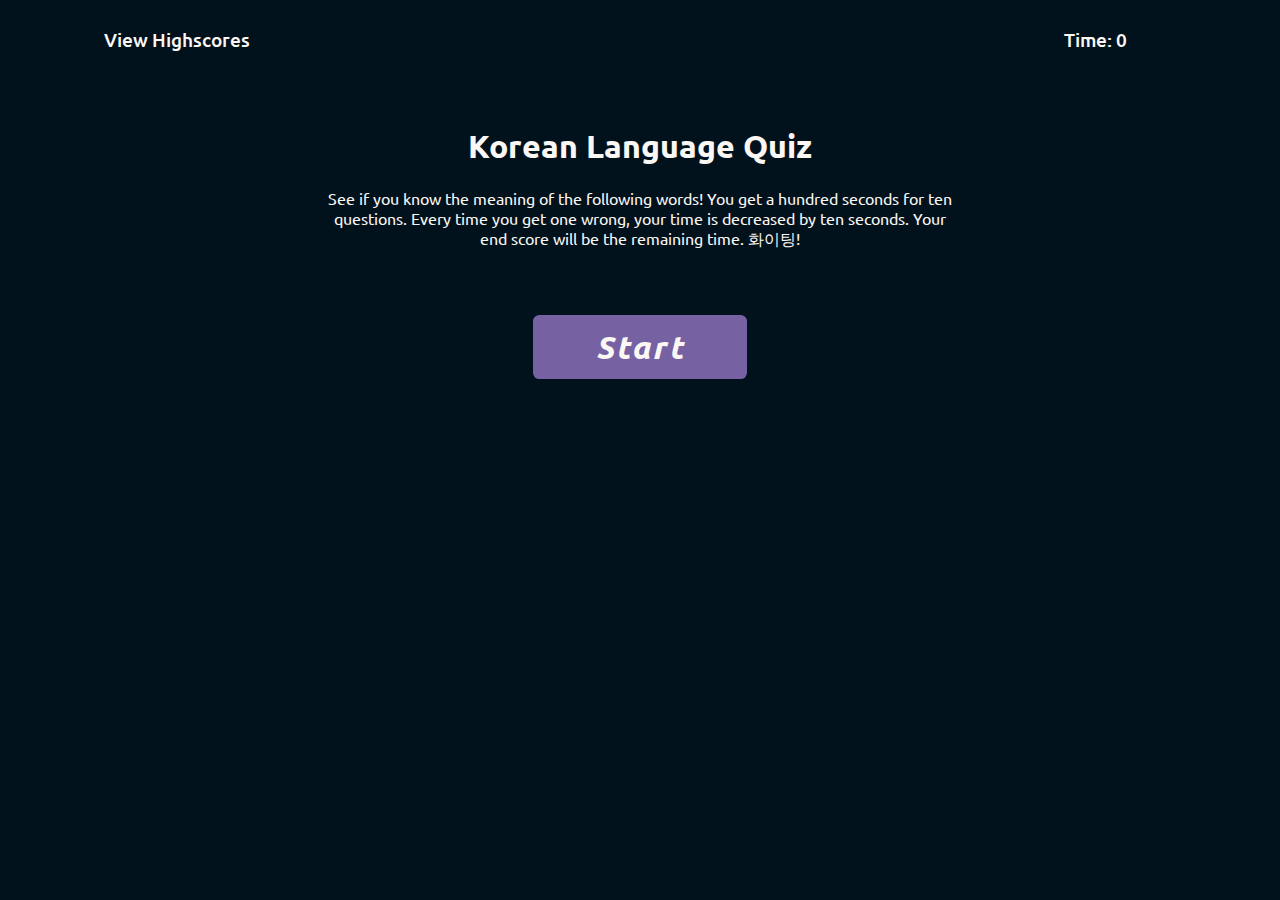
<file: index.html>
<!DOCTYPE html>
<html lang="en">
<head>
    <meta charset="UTF-8">
    <meta http-equiv="X-UA-Compatible" content="IE=edge">
    <meta name="viewport" content="width=device-width, initial-scale=1.0">
    <title>Javascript Quiz</title>
    <link rel="stylesheet" href="./assets/css/style.css">
</head>
<body>
    <header>
        <a href="highscore.html">View Highscores</a>
        <p>Time: <span id="time">0</span></p>
    </header>
    <main id="main">
        
        <!-- starting page -->
        <article class="card" id="start">
            <h1>Korean Language Quiz</h1>
            <p>
                See if you know the meaning of the following words! You get a hundred seconds for 
                ten questions. Every time you get one wrong, your time is decreased by ten seconds.
                Your end score will be the remaining time. 화이팅!
            </p>
            <button class="btn" id="start-btn" data-value="start">Start</button>
        </article>

        <!-- question 1 -->
        <article class="card question hidden" id="q1">
            <p class="q-text">가볍다</p>
            <div class="answers">
                <button class="btn" data-value="1">to be light</button>
                <button class="btn" data-value="2">to be heavy</button>
                <button class="btn" data-value="3">to be complicated</button>
                <button class="btn" data-value="4">to be simple</button>
            </div>
            
        </article>

        <!-- question 2 -->
        <article class="card question hidden" id="q2">
            <p class="q-text">고양이</p>
            <div class="answers">
                <button class="btn" data-value="1">Cat</button>
                <button class="btn" data-value="2">Dog</button>
                <button class="btn" data-value="3">Baby</button>
                <button class="btn" data-value="4">Bird</button>
            </div>
        </article>

        <!-- question 3 -->
        <article class="card question hidden" id="q3">
            <p class="q-text">고향</p>
            <div class="answers">
                <button class="btn" data-value="1">City</button>
                <button class="btn" data-value="2">Apartement</button>
                <button class="btn" data-value="3">Hometown</button>
                <button class="btn" data-value="4">Park</button>
            </div>
        </article>

        <!-- question 4 -->
        <article class="card question hidden" id="q4">
            <p class="q-text">근처</p>
            <div class="answers">
                <button class="btn" data-value="1">Far away</button>
                <button class="btn" data-value="2">Near by</button>
                <button class="btn" data-value="3">to the side</button>
                <button class="btn" data-value="4">Behind</button>
            </div>
        </article>

        <!-- question 5 -->
        <article class="card question hidden" id="q5">
            <p class="q-text">빨갛다</p>
            <div class="answers">
                <button class="btn" data-value="1">To be green</button>
                <button class="btn" data-value="2">To be white</button>
                <button class="btn" data-value="3">To be blue</button>
                <button class="btn" data-value="4">To be red</button>
            </div>
        </article>

        <!-- question 6 -->
        <article class="card question hidden" id="q6">
            <p class="q-text">어리다</p>
            <div class="answers">
                <button class="btn" data-value="1">To be Old</button>
                <button class="btn" data-value="2">To be young</button>
                <button class="btn" data-value="3">To be oblivious</button>
                <button class="btn" data-value="4">To be anxious</button>
            </div>
        </article>

        <!-- question 7 -->
        <article class="card question hidden" id="q7">
            <p class="q-text">떠나다</p>
            <div class="answers">
                <button class="btn" data-value="1">to move</button>
                <button class="btn" data-value="2">to travel</button>
                <button class="btn" data-value="3">to depart</button>
                <button class="btn" data-value="4">to Arrive</button>
            </div>
        </article>

        <!-- question 8 -->
        <article class="card question hidden" id="q8">
            <p class="q-text">내려오다</p>
            <div class="answers">
                <button class="btn" data-value="1">to get on</button>
                <button class="btn" data-value="2">to ride</button>
                <button class="btn" data-value="3">to depart</button>
                <button class="btn" data-value="4">to get off</button>
            </div>
        </article>

        <!-- question 9 -->
        <article class="card question hidden" id="q9">
            <p class="q-text">나라</p>
            <div class="answers">
                <button class="btn" data-value="1">Nation</button>
                <button class="btn" data-value="2">State</button>
                <button class="btn" data-value="3">County</button>
                <button class="btn" data-value="4">City</button>
            </div>
        </article>

        <!-- question 10 -->
        <article class="card question hidden" id="q10">
            <p class="q-text">야구</p>
            <div class="answers">
                <button class="btn" data-value="1">Soccer</button>
                <button class="btn" data-value="2">Baseball</button>
                <button class="btn" data-value="3">Badminton </button>
                <button class="btn" data-value="4">Cricket</button>
            </div>
        </article>

        <!-- registration form-->
        <article class="card hidden" id="register">
            <h1>All Done!</h1>
            <p>your score</p>

            <!-- text content added in Javascript -->
            <span id="score-text"></span>
            <p>Out of a possible score of <span id="possible-score-text"></span></p>

            <p>Enter you initials to see how you compare with your friends!</p>

            <!-- input form -->
            <form action="POST">
                <input type="text" name="" id="username">
                <button id="username-submit">Submit</button>
            </form>

            <!-- shows error message if user doesn't input a name -->
            <p id="error"></p>
        </article>

        <!-- feedback for each answer user chooses -->
        <div id="feedback">
            <p id="feedback-text"></p>
        </div>
    </main>

    <!-- script -->
    <script src="index.js"></script>
</body>
</html>
</file>
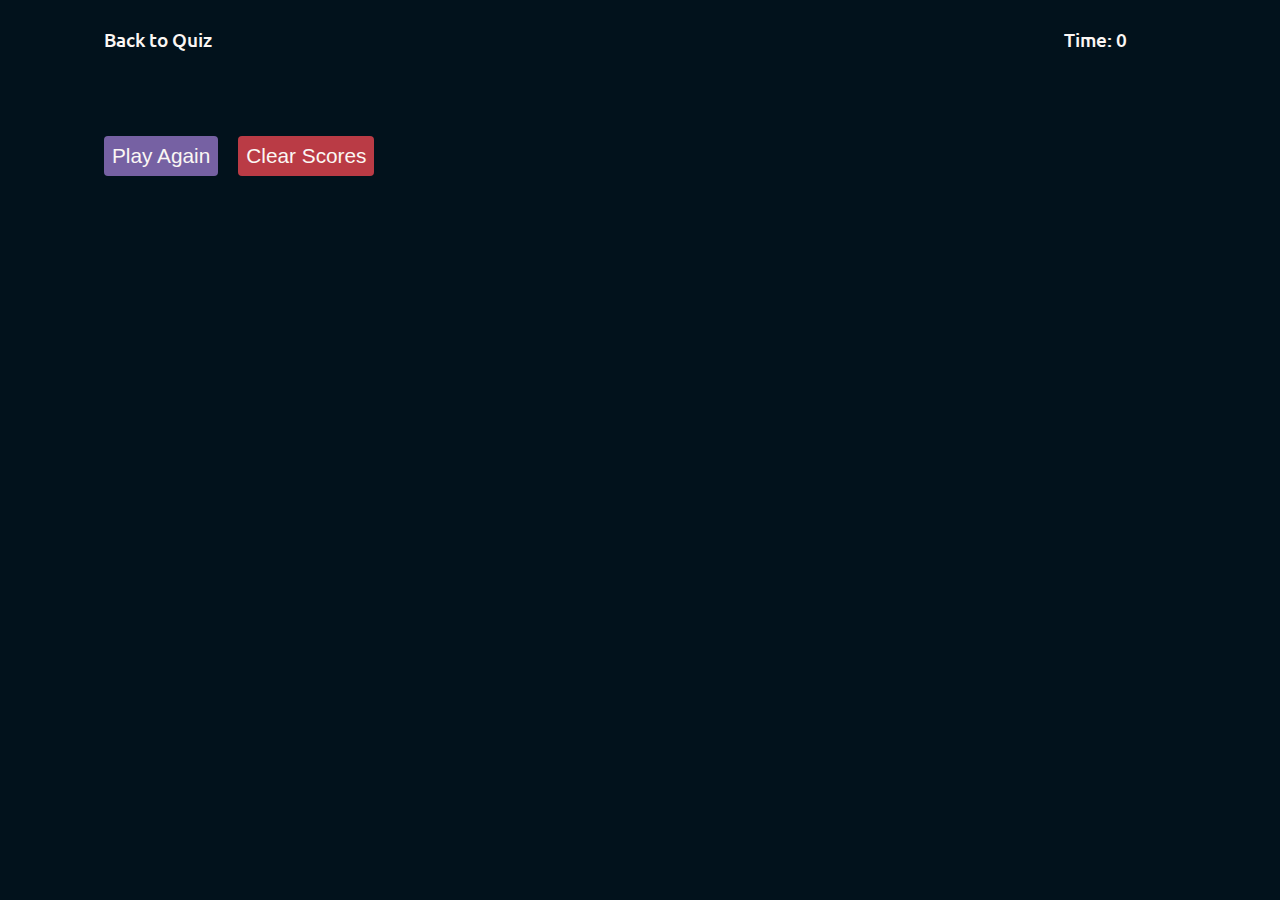
<file: highscore.html>
<!DOCTYPE html>
<html lang="en">
<head>
    <meta charset="UTF-8">
    <meta http-equiv="X-UA-Compatible" content="IE=edge">
    <meta name="viewport" content="width=device-width, initial-scale=1.0">
    <title>Javascript Quiz</title>
    <link rel="stylesheet" href="./assets/css/style.css">
</head>
<body>
    <header>
        <a href="index.html">Back to Quiz</a>
        <p>Time: <span id="time">0</span></p>
    </header>
    <main id="main">
        <article class="card" id="highscore" onload="createHighscoreList()">
            <div id="scores">
                <!-- This section is built in highscore.js -->
            </div>
            <button id="play-again">Play Again</button>
            <button id="clear-scores">Clear Scores</button>
        </article>
    </main>

    <script src="highscore.js"></script>
</body>
</html>
</file>
<file: assets/css/style.css>
@import url('https://fonts.googleapis.com/css2?family=Ubuntu:ital,wght@0,400;0,500;0,700;1,400;1,500;1,700&display=swap');

:root {
    /* change max width of content */
    --max-width: 67rem;

    /* font */
    --main-font: 'Ubuntu', sans-serif;

    /* colors used */
    --amaranth-red: hsla(354, 70%, 50%, 1);
    --isabelline: hsla(26, 47%, 97%, 1);
    --french-raspberry: hsla(355, 52%, 48%, 1);
    --rich-black-fogra-29: hsla(204, 86%, 6%, 1);
    --lavender-floral: hsla(265, 57%, 69%, 1);
    --lavender-faded: hsla(265, 57%, 69%, .7);

    --bronze: hsla(31, 49%, 48%, 1);
    --silver: hsla(255, 2%, 67%, 1);
    --gold: hsla(46, 81%, 52%, 1);

    /* main background and text colors */
    --main-bg: var(--rich-black-fogra-29);
    --main-text: var(--isabelline);
    --time-text: var(--isabelline);

    /* main button on starting page and play again button */
    --main-btn: var(--lavender-faded);
    --main-btn-hover: var(--lavender-floral);
    --main-btn-text: var(--isabelline);
    
    /* clear scores button */
    --clear-scores-btn: var(--french-raspberry);
    --clear-scores-btn-hover: var(--amaranth-red);
    --clear-scores-btn-text: var(--isabelline);

    /* question answer colors */
    --question-btn: var(--lavender-floral);
    --question-btn-hover: var(--lavender-faded);   
}


/* general site wide styling */
body {
    font-family: var(--main-font);
    background-color: var(--main-bg);
}

h1{
    font-family:  var(--main-font);
    color: var(--main-text);
    font-size: 2rem;
    font-weight: 700;
}

header {
    display: flex;
    justify-content: space-between;
    align-items: center;
    max-width: var(--max-width);
    margin: auto;
    padding: 0 2rem;
}

main {
    max-width: var(--max-width);
    margin: auto;
    padding: 2rem;
}

.btn {
    border: none;
}

.btn:hover {
    cursor: pointer;
}


/* header */
header a {
    text-decoration: none;
    color: var(--main-text);
    font-family: var(--main-font);
    font-size: 1.2rem;
    font-weight: 500;
}

header p {
    font-size: 1.2rem;
    font-weight: 500;
    color: var(--time-text);
    width: 7rem;
}


/* starting panel */
#start {
    text-align: center;
    color: var(--main-text);
    text-align: center;
}

#start p {
    max-width: 40rem;
    margin: auto;
}

#start .btn {
    width: max(20%, 10rem);
    height: 4rem;
    margin-top: 4rem;
    background-color: var(--main-btn);
    border-radius: .4rem;
    font-family: var(--main-font);
    font-weight: 900;
    font-style: italic;
    font-size: 2rem;
    letter-spacing: .15rem;
    color: var(--main-btn-text);
}

#start .btn:hover {
    background-color: var(--main-btn-hover);
    color: var(--isabelline);
}


/* question panels */
.q-text {
    font-size: 1.5rem;
    font-weight: 600;
    text-align: center;
    color: var(--main-text);
}

.answers {
    display: flex;
    flex-direction: column;
    gap: .5rem;
}

.answers .btn {
    font-size: 1.2rem;
    font-weight: 700;
    padding: 1rem;
    background-color: var(--question-btn);
    border-radius: .5rem;
}

.answers .btn:hover {
    background-color: var(--question-btn-hover);
}


/* user score register panel */
#register {
    text-align: center;
    color: var(--main-text)
}

#register p {
    font-size: 1.5rem;
    font-weight: 800;
}

#score-text {
    font-size: 6rem;
    font-weight: 800;
}

form {
    font-size: 1.2rem;
}

#username {
    padding: .5rem;
    border: none;
    border-radius: .25rem;
}

#username-submit {
    padding: .5rem 2rem;
    border: none;
    border-radius: .25rem;
    background-color: var(--main-btn);
    color: var(--main-text);
}

#username-submit:hover {
    background-color: var(--main-btn-hover);
}


/* Highscore list */
ul {
    list-style: none;
    padding: 0;
}

li {
    display: flex;
    justify-content: space-between;
    margin-bottom: .5rem;
    font-size: 1.2rem;
    font-weight: 700;
    padding: .5rem;
    border-radius: .25rem;
    background-color: var(--main-btn);
}

.gold {
    background-color: var(--gold);
}

.silver {
    background-color: var(--silver);
}

.bronze {
    background-color: var(--bronze);
}

#highscore button {
    border: none;
    border-radius: .25rem;
    margin: 2rem 1rem 0 0;
    padding: .5rem;
    font-size: 1.3rem;
}

#play-again {
    background-color: var(--main-btn);
    color: var(--main-btn-text);
}

#play-again:hover {
    background-color: var(--main-btn-hover);
}

#clear-scores {
    background-color: var(--clear-scores-btn);
    color: var(--clear-scores-btn-text);
}

#clear-scores:hover {
    background-color: var(--clear-scores-btn-hover);
}


/*Feedback text */

#feedback-text {
    font-size: 2rem;
    font-weight: 700;
    font-style: italic;
    color: var(--main-text);
    text-align: center;
}


/* javascript functionality classes */
.hidden {
    display: none;
}
</file>
